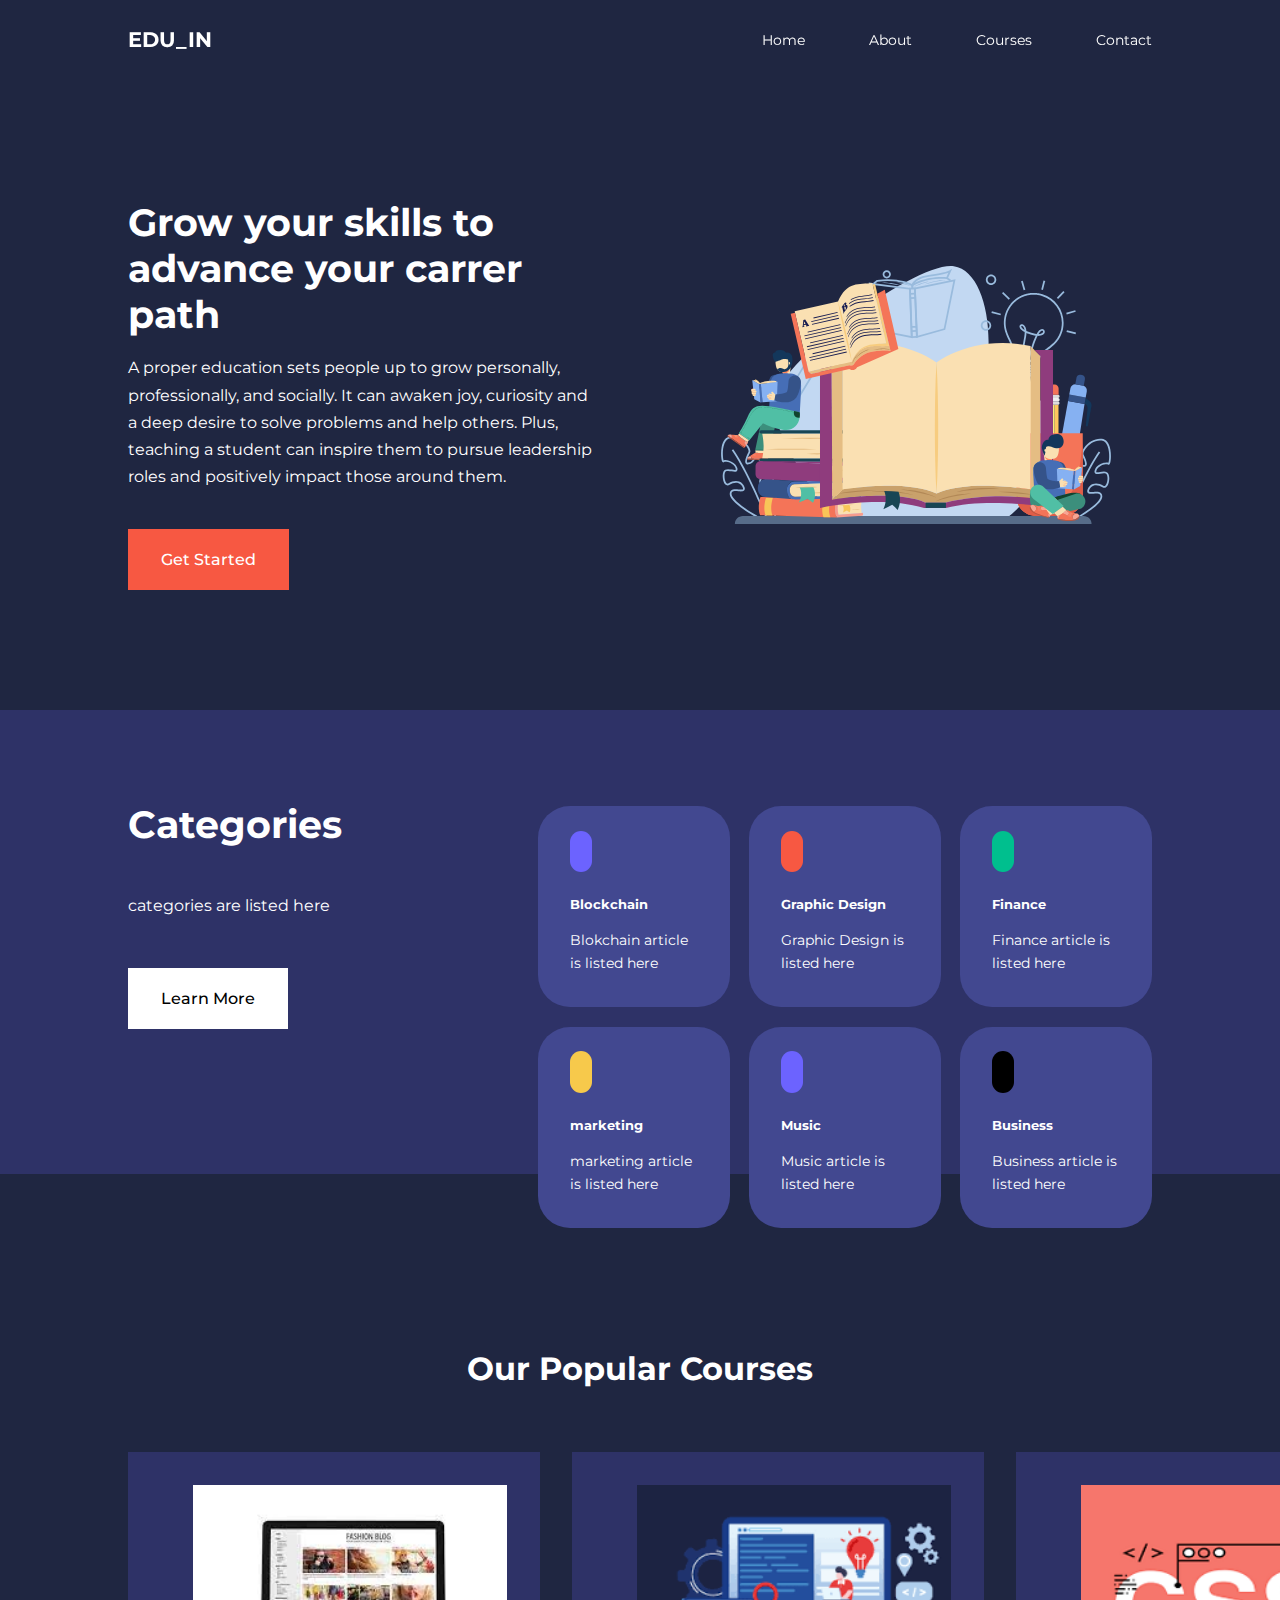
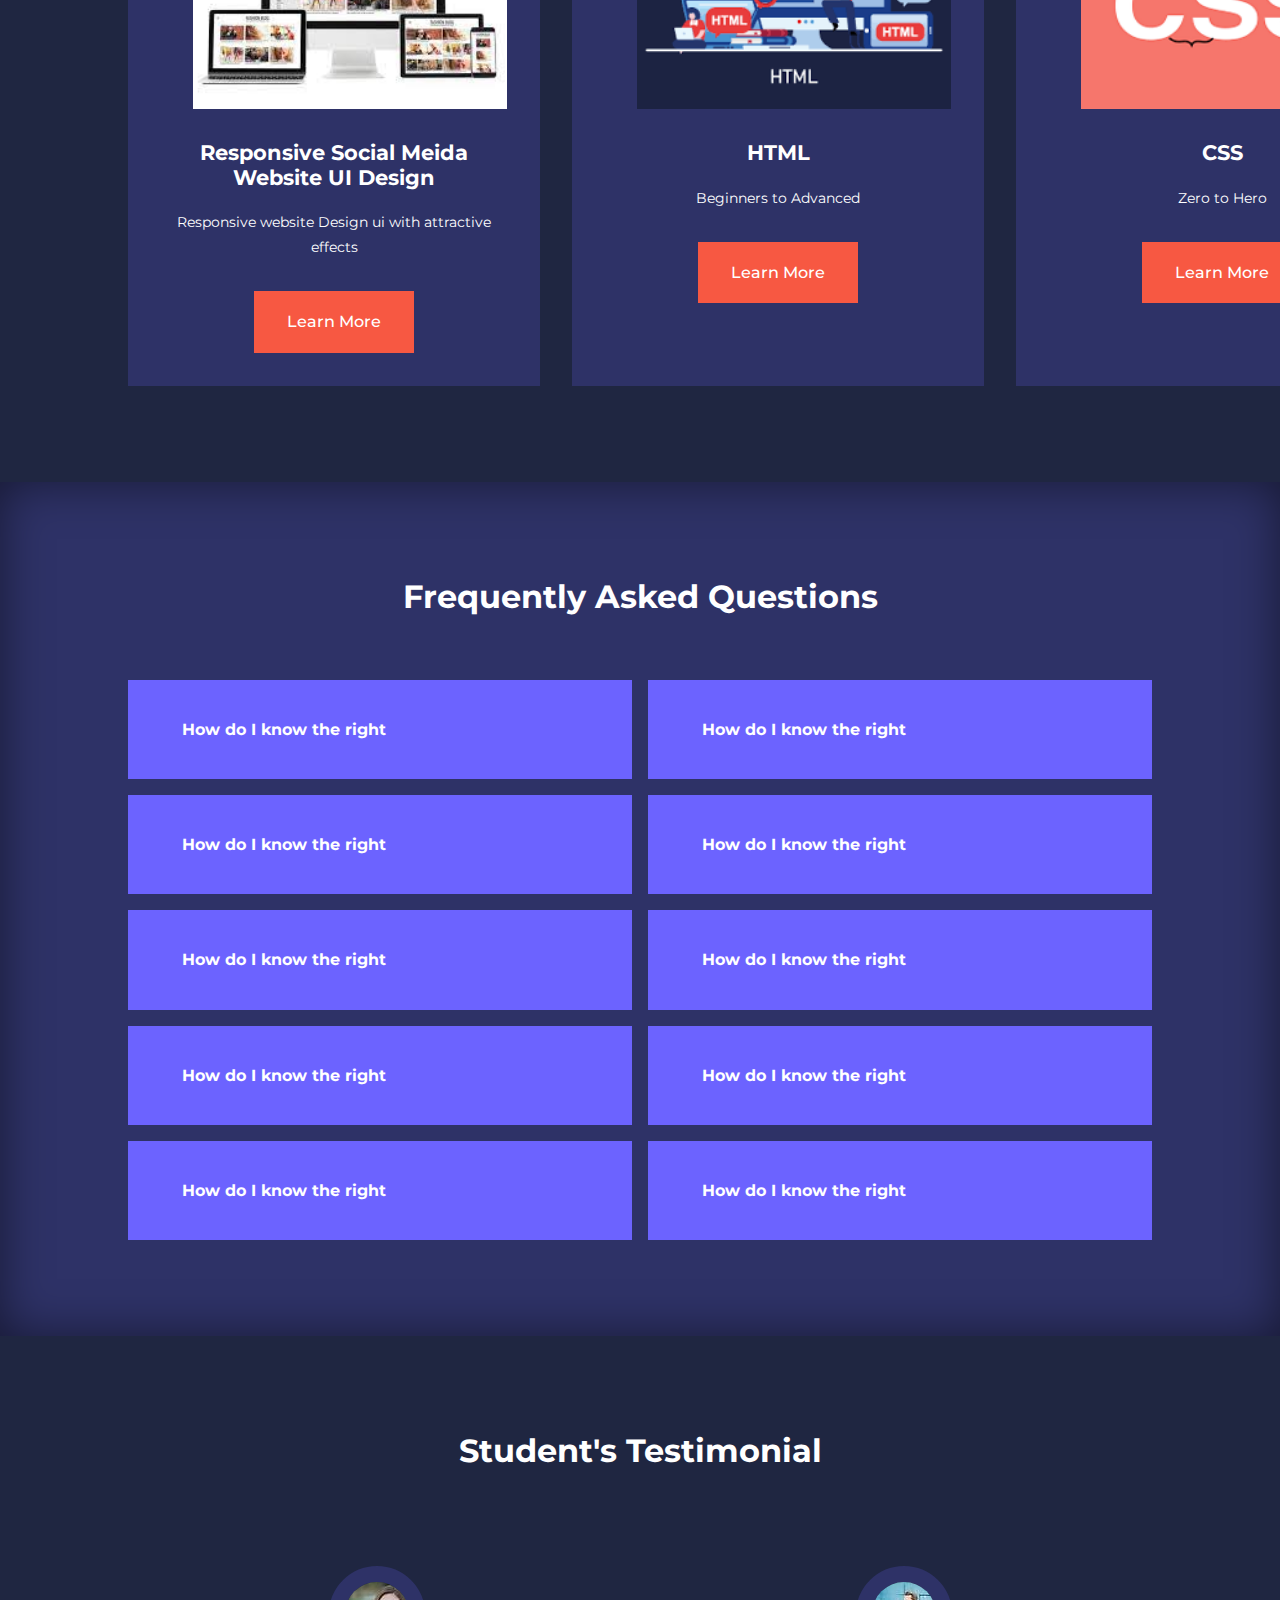
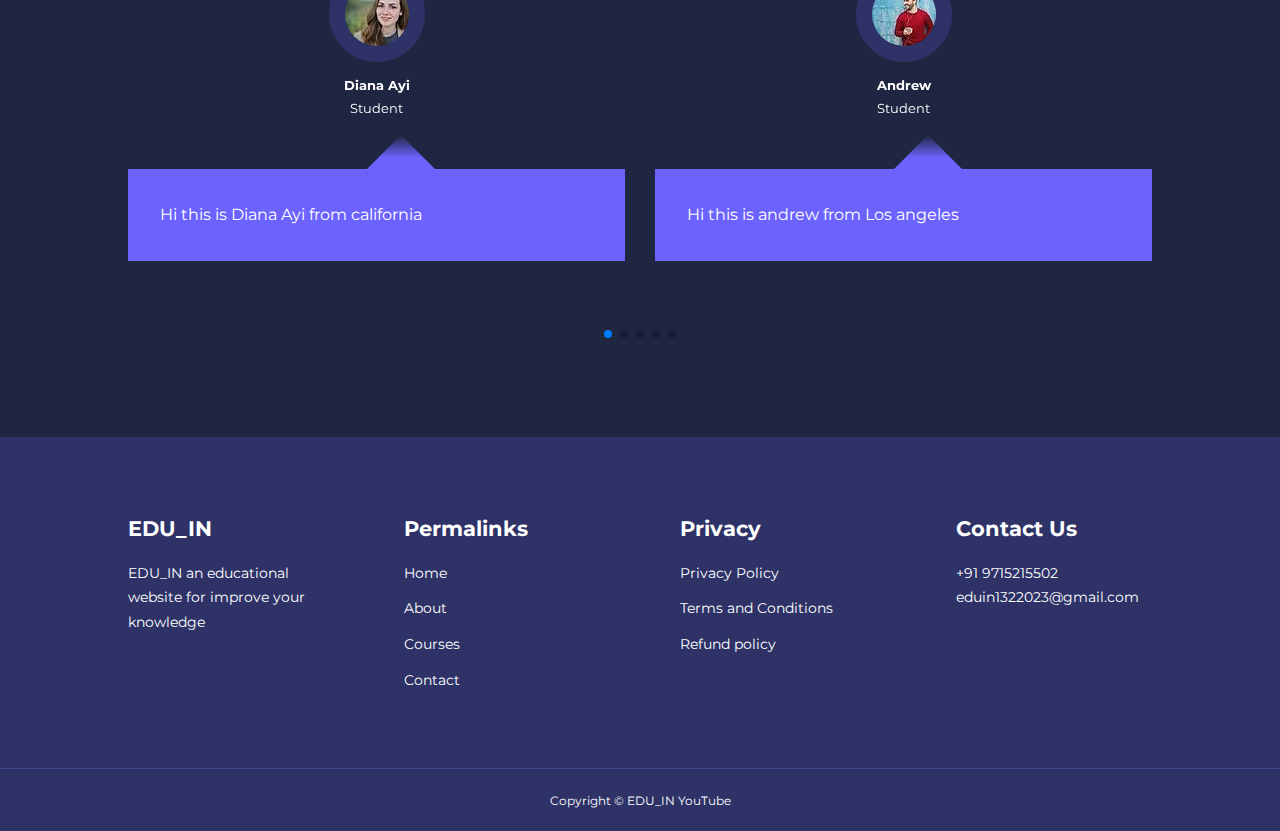
<file: index.html>
<!DOCTYPE html>
<html>
<head>
    <meta charset="UTF-8">
    <meta http-equiv="X-UA-Compatible" content="IE=edge">
    <meta name="viewport" content="width=device-width ,initial-scale=1.0">
    <title>EDU_IN</title>
    <!--ICONSCOUT-->
    <link rel="stylesheet" href="https://unicons.iconscout.com/release/v4.0.0/css/line.css">
    <link rel="stylesheet" href="./css/style.css"> 

    <link rel="preconnect" href="https://fonts.googleapis.com">
    <link rel="preconnect" href="https://fonts.gstatic.com" crossorigin>
    <link href="https://fonts.googleapis.com/css2?family=Montserrat:wght@300;400;500;600;700;800;900&display=swap" rel="stylesheet">

    
<!-- Getting Started With Swiper -->
<link rel="stylesheet" href="https://cdn.jsdelivr.net/npm/swiper@8/swiper-bundle.min.css">

</head>
<body>
    <nav>
        <div class="container nav_container">
            <a href="index.html"><h4>EDU_IN</h4></a>
            <ul class="nav_menu">
                <li><a href="index.html">Home</a></li>
                <li><a href="about.html">About</a></li>
                <li><a href="courses.html">Courses</a></li>
                <li><a href="contact.html">Contact</a></li>
            </ul>
            <button id="open-menu-btn"><i class="uil uil-bars"></i></button>
            <button id="close-menu-btn"><i class="uil uil-multiply"></i></button>
        </div>
    </nav>
    <!-- end of nav-->
    <header>
        <div class="container header_container">
            <div class="header_left">
                <h1>Grow your skills to advance your carrer path</h1> 
                <p>A proper education sets people up to grow personally, professionally, and socially. It can awaken joy, curiosity and a deep desire to solve problems and help others. Plus, teaching a student can inspire them to pursue leadership roles and positively impact those around them.</p>
                <a href="courses.html" class="btn btn-primary">Get Started</a>
            </div>
            
            <div class="header_right">
               <div class="header_right-image">
                    <img src="./images/study-literature.svg">
               </div>
            </div>
        </div>
    </header>
    <!-- END OF HEADER -->

    <section class="categories">
        <div class="container categories_container">
            <div class="categories_left">
                <h1>Categories</h1>
                <p>
                    categories are listed here
                </p>
                <a href="courses.html" class="btn">Learn More</a>
            </div>
            <div class="categories_right">
                 <article class="category">
                    <span class="category_icon">
                        <i class="uil uil-bitcoin"></i>
                    </span>
                    <h5>Blockchain</h5>
                    <p>Blokchain article is listed here</p>
                 </article>

                 <article class="category">
                    <span class="category_icon">
                        <i class="uil uil-palette"></i>
                    </span>
                    <h5>Graphic Design</h5>
                    <p>Graphic Design is listed here</p>
                 </article>

                 <article class="category">
                    <span class="category_icon">
                        <i class="uil uil-dollar-alt"></i>
                    </span>
                    <h5>Finance</h5>
                    <p>Finance article is listed here</p>
                 </article>

                 <article class="category">
                    <span class="category_icon">
                        <i class="uil uil-megaphone"></i>
                    </span>
                    <h5>marketing</h5>
                    <p>marketing article is listed here</p>
                 </article>

                 <article class="category">
                    <span class="category_icon">
                        <i class="uil uil-music"></i>
                    </span>
                    <h5>Music</h5>
                    <p>Music article is listed here</p>
                 </article>

                 <article class="category">
                    <span class="category_icon">
                        <i class="uil uil-money-insert"></i>
                    </span>
                    <h5>Business</h5>
                    <p>Business article is listed here</p>
                 </article>
            </div>
        </div>
    </section>
<!---------------------------- End of categories ------------------------------------------------->

<section class="courses">
    <h2>Our Popular Courses</h2>
    <div class="container courses_container">
        <article class="course">
            <div class="course_image">
                <img src="./images/course1.jpeg">
            </div>
        <div class="course_info">
            <h4>Responsive Social Meida Website UI Design</h4>
            <p>Responsive website Design ui with attractive effects</p>
            <a href="links.html" class="btn btn-primary">Learn More</a>
        </div>
        </article>


        <article class="course">
            <div class="course_image">
                <img src="./images/html.png">
            </div>
        <div class="course_info">
           <h4>HTML</h4>
           <p>Beginners to Advanced</p>
          <a href="links.html" class="btn btn-primary">Learn More</a>
         </div>
        </article>

        <article class="course">
            <div class="course_image">
                <img src="./images/css.png">
             </div>
        <div class="course_info">
            <h4>CSS</h4>
            <p>Zero to Hero</p>
            <a href="links.html" class="btn btn-primary">Learn More</a>
        </div>
        </article>
    </div>
</section>

<!-----------------------------------------FAQ-------------------------------------- -->

<section class="faqs">
    <h2>Frequently Asked Questions</h2>
    <div class="container faqs_container">
        <article class="faq">
            <div class="faq_icon"><i class="uil uil-plus"></i></div>
            <div class="question_answer">
                <h4>How do I know the right</h4>
                <p>This is the most frequently asked question</p>
            </div>
        </article>

        <article class="faq">
            <div class="faq_icon"><i class="uil uil-plus"></i></div>
            <div class="question_answer">
                <h4>How do I know the right</h4>
                <p>This is the most frequently asked question</p>
            </div>
        </article>

        <article class="faq">
            <div class="faq_icon"><i class="uil uil-plus"></i></div>
            <div class="question_answer">
                <h4>How do I know the right</h4>
                <p>This is the most frequently asked question</p>
            </div>
        </article>

        <article class="faq">
            <div class="faq_icon"><i class="uil uil-plus"></i></div>
            <div class="question_answer">
                <h4>How do I know the right</h4>
                <p>This is the most frequently asked question</p>
            </div>
        </article>

        <article class="faq">
            <div class="faq_icon"><i class="uil uil-plus"></i></div>
            <div class="question_answer">
                <h4>How do I know the right</h4>
                <p>This is the most frequently asked question</p>
            </div>
        </article>

        <article class="faq">
            <div class="faq_icon"><i class="uil uil-plus"></i></div>
            <div class="question_answer">
                <h4>How do I know the right</h4>
                <p>This is the most frequently asked question</p>
            </div>
        </article>

        <article class="faq">
            <div class="faq_icon"><i class="uil uil-plus"></i></div>
            <div class="question_answer">
                <h4>How do I know the right</h4>
                <p>This is the most frequently asked question</p>
            </div>
        </article>


        <article class="faq">
            <div class="faq_icon"><i class="uil uil-plus"></i></div>
            <div class="question_answer">
                <h4>How do I know the right</h4>
                <p>This is the most frequently asked question</p>
            </div>
        </article>


        <article class="faq">
            <div class="faq_icon"><i class="uil uil-plus"></i></div>
            <div class="question_answer">
                <h4>How do I know the right</h4>
                <p>This is the most frequently asked question</p>
            </div>
        </article>


        <article class="faq">
            <div class="faq_icon"><i class="uil uil-plus"></i></div>
            <div class="question_answer">
                <h4>How do I know the right</h4>
                <p>This is the most frequently asked question</p>
            </div>
        </article>
    </div>
</section>

<!---------------------------------------------------- Testimonial ----------------------------------------------------- -->
<section class="container testimonials_container mySwiper">
    <h2>Student's Testimonial</h2>
    <div class="swiper-wrapper">
        <article class="testimonial swiper-slide">
            <div class="avatar">
                <img src="./images/diana1.jpg">
            </div>
            <div class="testimonial_info">
                <h5>Diana Ayi</h5>
                <small>Student</small>
            </div>
            <div class="testimonial_body">
                <p>Hi this is Diana Ayi from california</p>
            </div>
        </article>

        <article class="testimonial swiper-slide">
            <div class="avatar">
                <img src="./images/Andrew.jpg">
            </div>
            <div class="testimonial_info">
                <h5>Andrew</h5>
                <small>Student</small>
            </div>
            <div class="testimonial_body">
                <p>Hi this is andrew from Los angeles</p>
            </div>
        </article>

        <article class="testimonial swiper-slide">
            <div class="avatar">
                <img src="./images/Lucas.jpg">
            </div>
            <div class="testimonial_info">
                <h5>Lucas</h5>
                <small>Student</small>
            </div>
            <div class="testimonial_body">
                <p>Hi this is Lucas from florida</p>
            </div>
        </article>

        <article class="testimonial swiper-slide">
            <div class="avatar">
                <img src="./images/wil.jpg">
            </div>
            <div class="testimonial_info">
                <h5>Wil</h5>
                <small>Student</small>
            </div>
            <div class="testimonial_body">
                <p>Hi this is wil from san fransico</p>
            </div>
        </article>

        <article class="testimonial swiper-slide">
            <div class="avatar">
                <img src="./images/Jorago.jpg">
            </div>
            <div class="testimonial_info">
                <h5>Jorago</h5>
                <small>Student</small>
            </div>
            <div class="testimonial_body">
                <p>Hi this is Jorago from california</p>
            </div>
        </article>

        <article class="testimonial swiper-slide">
            <div class="avatar">
                <img src="./images/Lissy.jpg">
            </div>
            <div class="testimonial_info">
                <h5>lissy</h5>
                <small>Student</small>
            </div>
            <div class="testimonial_body">
                <p>Hi this is Lissy from London</p>
            </div>
        </article>
    </div>
        <div class="swiper-pagination"></div>
</section>

<!--------------------------------------------------- Footer ------------------------------------------------------ -->
<footer class="footer">
   <div class="container footer_container">
      <div class="footer_1">
          <a href="index.html" class="footer_logo"><h4>EDU_IN</h4></a>
          <p>EDU_IN an educational website for improve your knowledge</p>
      </div>
       
      <div class="footer_2">
        <h4>Permalinks</h4>
        <ul class="permalinks">
            <li><a href="index.html">Home</a></li>
            <li><a href="about.html">About</a></li>
            <li><a href="courses.html">Courses</a></li>
            <li><a href="contact.html">Contact</a></li>
        </ul>
      </div>
      
      <div class="footer_3">
        <h4>Privacy</h4>
        <ul class="privacy">
            <li><a href="#">Privacy Policy</a></li>
            <li><a href="#">Terms and Conditions</a></li>
            <li><a href="#">Refund policy</a></li>
        </ul>
      </div>

      <div class="footer_4">
        <h4>Contact Us</h4>
        <div>
            <p>+91 9715215502</p>
            <p>eduin1322023@gmail.com</p>
        </div>
        <ul class="footer_socials">
           <li>
            <a href="https://www.facebook.com/"><i class="uil uil-facebook-f"></i></a>
           </li>
           <li>
            <a href="https://www.instagram.com/"><i class="uil uil-instagram-alt"></i></a>
           </li>
           <li>
            <a href="https://twitter.com/"><i class="uil uil-twitter"></i></a>
           </li>
           <li>
            <a href="https://www.linkedin.com/"><i class="uil uil-linkedin-alt"></i></a>
           </li>
        </ul>
      </div>
   </div>
   <div class="footer_copyright">
    <small>Copyright &copy; EDU_IN YouTube</small>
  </div>
</footer>

<script src="https://cdn.jsdelivr.net/npm/swiper@8/swiper-bundle.min.js"></script>
<script src="./main.js"></script>

  <!-- Initialize Swiper -->
  <script>
    var swiper = new Swiper(".mySwiper", {
      slidesPerView: 1,
      spaceBetween: 30,
      pagination: {
        el: ".swiper-pagination",
        clickable: true,
      },
      //when window width >=600px
      breakpoints: {
        600:{
            slidesPerView : 2
        }
      }
    });
  </script>
</body>
</html>
</file>
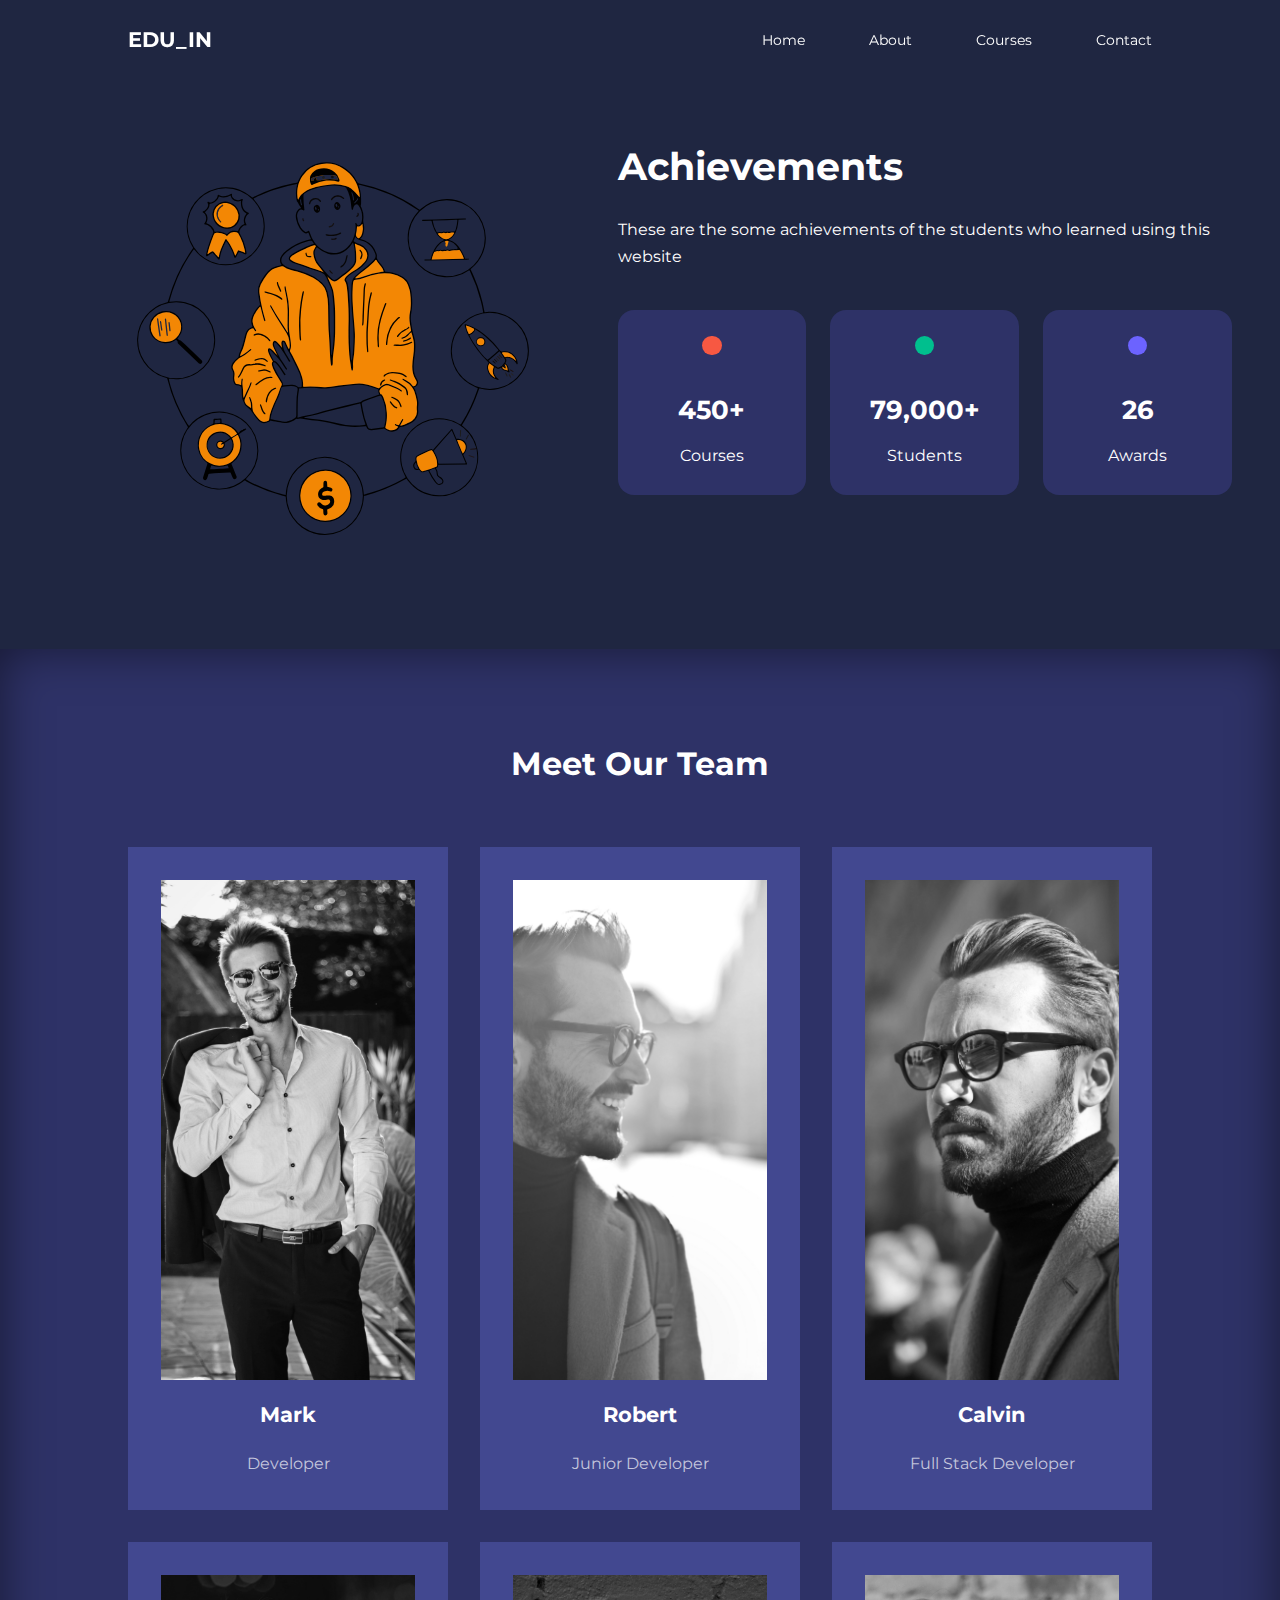
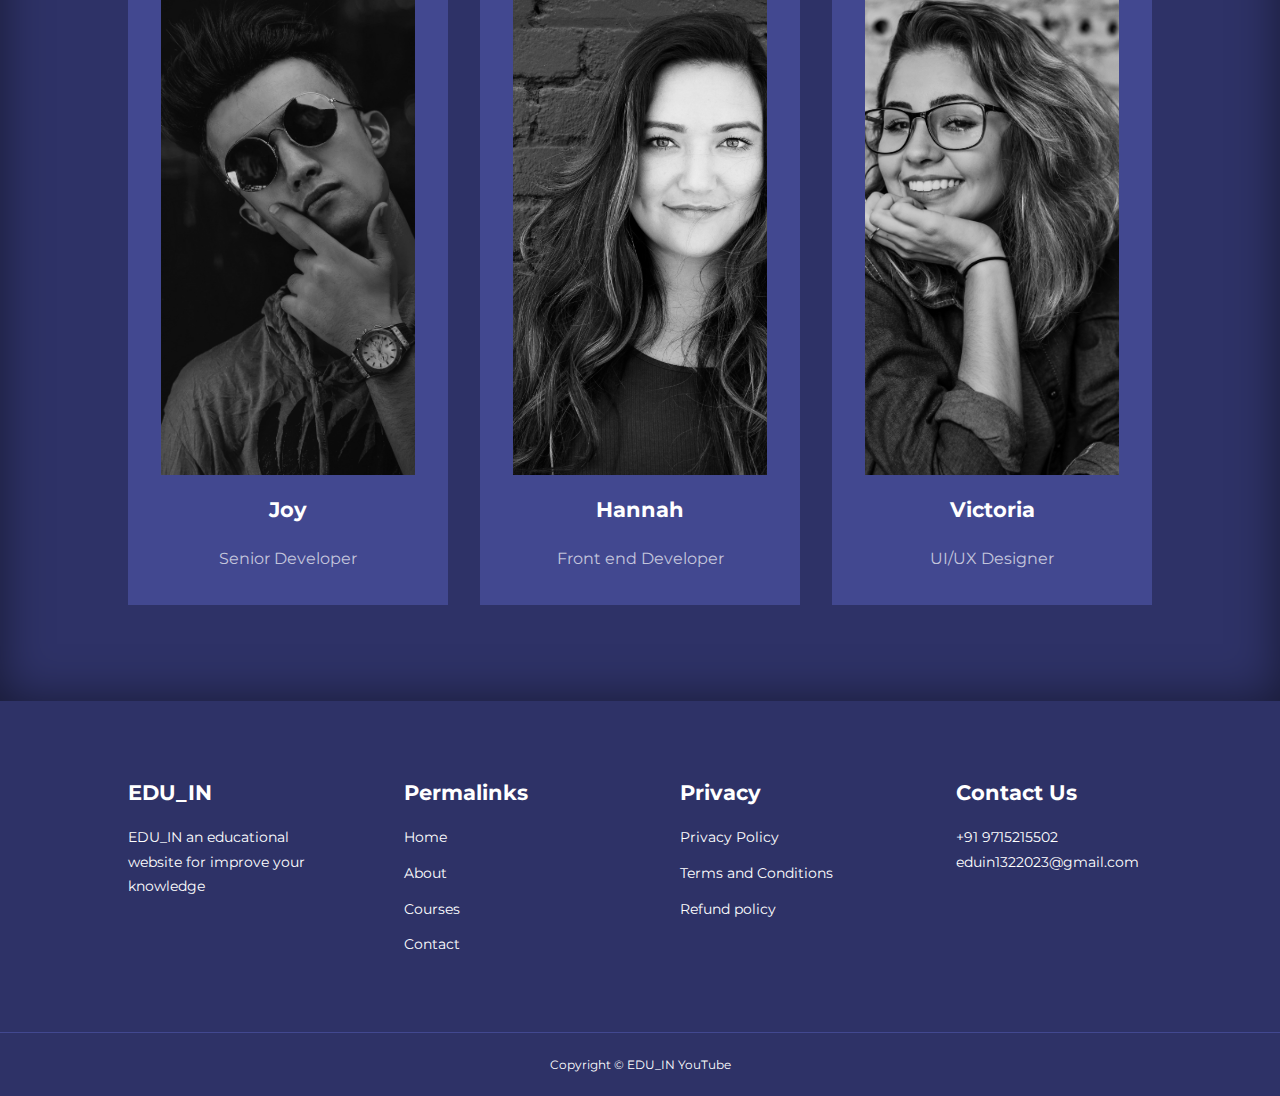
<file: about.html>
<!DOCTYPE html>
<html>
<head>
    <meta charset="UTF-8">
    <meta http-equiv="X-UA-Compatible" content="IE=edge">
    <meta name="viewport" content="width=device-width ,initial-scale=1.0">
    <title>EDU_IN</title>
    <!--ICONSCOUT-->
    <link rel="stylesheet" href="https://unicons.iconscout.com/release/v4.0.0/css/line.css">
    <link rel="stylesheet" href="./css/style.css">
    <link rel="stylesheet" href="./css/about.css">

    <link rel="preconnect" href="https://fonts.googleapis.com">
    <link rel="preconnect" href="https://fonts.gstatic.com" crossorigin>
    <link href="https://fonts.googleapis.com/css2?family=Montserrat:wght@300;400;500;600;700;800;900&display=swap" rel="stylesheet">

</head>
<body>
    <nav>
        <div class="container nav_container">
            <a href="index.html"><h4>EDU_IN</h4></a>
            <ul class="nav_menu">
                <li><a href="index.html">Home</a></li>
                <li><a href="about.html">About</a></li>
                <li><a href="courses.html">Courses</a></li>
                <li><a href="contact.html">Contact</a></li>
            </ul>
            <button id="open-menu-btn"><i class="uil uil-bars"></i></button>
            <button id="close-menu-btn"><i class="uil uil-multiply"></i></button>
        </div>
    </nav>
    <!----------------------------------- end of nav-------------------------------------------->
     <section class="about_achievements">
        <div class="container about_achievements-container">
            <div class="about_achievements-left">
                 <img src="./images/achievements.svg">
            </div>

            <div class="about_achievements-right">
                <h1>Achievements</h1>
                <p>These are the some achievements of the students who learned using this website </p>
                <div class="achievements_cards">
                    <article class="achievement_card">
                        <span class="achievement_icon">
                            <i class="uil uil-video"></i>
                        </span>
                        <h3>450+</h3>
                        <p>Courses</p>
                    </article>

                    <article class="achievement_card">
                        <span class="achievement_icon">
                            <i class="uil uil-users-alt"></i>
                        </span>
                        <h3>79,000+</h3>
                        <p>Students</p>
                    </article>

                    <article class="achievement_card">
                        <span class="achievement_icon">
                            <i class="uil uil-award"></i>
                        </span>
                        <h3>26</h3>
                        <p>Awards</p>
                    </article>
                </div>
            </div>
        </div>
     </section>
     <!--------------------------------------------------- ACHIEVEMENTS ------------------------------------------------------ -->
     <section class="team">
        <h2>Meet Our Team</h2>
        <div class="container team_container">
            <article class="team_member">
                <div class="team_member-image">
                    <img src="./images/mark.jpg">
                </div>
                <div class="team_member-info">
                    <h4>Mark</h4>
                    <p>Developer</p>
                </div>
                <div class="team_member-socials">
                    <a href="https://instagram.com" target="_blank"><i class="uil uil-instagram"></i></a>
                    <a href="https://twitter.com" target="_blank"><i class="uil uil-twitter-alt"></i></a>
                    <a href="https://linkedin.com" target="_blank"><i class="uil uil-linkedin-alt"></i></a>
                </div>
            </article>

            <article class="team_member">
                <div class="team_member-image">
                    <img src="./images/robert.jpg">
                </div>
                <div class="team_member-info">
                    <h4>Robert</h4>
                    <p>Junior Developer</p>
                </div>
                <div class="team_member-socials">
                    <a href="https://instagram.com" target="_blank"><i class="uil uil-instagram"></i></a>
                    <a href="https://twitter.com" target="_blank"><i class="uil uil-twitter-alt"></i></a>
                    <a href="https://linkedin.com" target="_blank"><i class="uil uil-linkedin-alt"></i></a>
                </div>
            </article>

            <article class="team_member">
                <div class="team_member-image">
                    <img src="./images/calvin.jpg">
                </div>
                <div class="team_member-info">
                    <h4>Calvin</h4>
                    <p>Full Stack Developer</p>
                </div>
                <div class="team_member-socials">
                    <a href="https://instagram.com" target="_blank"><i class="uil uil-instagram"></i></a>
                    <a href="https://twitter.com" target="_blank"><i class="uil uil-twitter-alt"></i></a>
                    <a href="https://linkedin.com" target="_blank"><i class="uil uil-linkedin-alt"></i></a>
                </div>
            </article>

            <article class="team_member">
                <div class="team_member-image">
                    <img src="./images/joy.jpg">
                </div>
                <div class="team_member-info">
                    <h4>Joy</h4>
                    <p>Senior Developer</p>
                </div>
                <div class="team_member-socials">
                    <a href="https://instagram.com" target="_blank"><i class="uil uil-instagram"></i></a>
                    <a href="https://twitter.com" target="_blank"><i class="uil uil-twitter-alt"></i></a>
                    <a href="https://linkedin.com" target="_blank"><i class="uil uil-linkedin-alt"></i></a>
                </div>
            </article>

            <article class="team_member">
                <div class="team_member-image">
                    <img src="./images/hannah.jpg">
                </div>
                <div class="team_member-info">
                    <h4>Hannah</h4>
                    <p>Front end Developer</p>
                </div>
                <div class="team_member-socials">
                    <a href="https://instagram.com" target="_blank"><i class="uil uil-instagram"></i></a>
                    <a href="https://twitter.com" target="_blank"><i class="uil uil-twitter-alt"></i></a>
                    <a href="https://linkedin.com" target="_blank"><i class="uil uil-linkedin-alt"></i></a>
                </div>
            </article>

            <article class="team_member">
                <div class="team_member-image">
                    <img src="./images/victoria.jpg">
                </div>
                <div class="team_member-info">
                    <h4>Victoria</h4>
                    <p>UI/UX Designer</p>
                </div>
                <div class="team_member-socials">
                    <a href="https://instagram.com" target="_blank"><i class="uil uil-instagram"></i></a>
                    <a href="https://twitter.com" target="_blank"><i class="uil uil-twitter-alt"></i></a>
                    <a href="https://linkedin.com" target="_blank"><i class="uil uil-linkedin-alt"></i></a>
                </div>
            </article>
        </div>
     </section>


    <!--------------------------------------------------- Footer ------------------------------------------------------ -->
<footer class="footer">
    <div class="container footer_container">
       <div class="footer_1">
           <a href="index.html" class="footer_logo"><h4>EDU_IN</h4></a>
           <p>EDU_IN an educational website for improve your knowledge</p>
       </div>
        
       <div class="footer_2">
         <h4>Permalinks</h4>
         <ul class="permalinks">
             <li><a href="index.html">Home</a></li>
             <li><a href="about.html">About</a></li>
             <li><a href="courses.html">Courses</a></li>
             <li><a href="contact.html">Contact</a></li>
         </ul>
       </div>
       
       <div class="footer_3">
         <h4>Privacy</h4>
         <ul class="privacy">
             <li><a href="#">Privacy Policy</a></li>
             <li><a href="#">Terms and Conditions</a></li>
             <li><a href="#">Refund policy</a></li>
         </ul>
       </div>
 
       <div class="footer_4">
         <h4>Contact Us</h4>
         <div>
             <p>+91 9715215502</p>
             <p>eduin1322023@gmail.com</p>
         </div>
         <ul class="footer_socials">
           <li>
            <a href="https://www.facebook.com/"><i class="uil uil-facebook-f"></i></a>
           </li>
           <li>
            <a href="https://www.instagram.com/"><i class="uil uil-instagram-alt"></i></a>
           </li>
           <li>
            <a href="https://twitter.com/"><i class="uil uil-twitter"></i></a>
           </li>
           <li>
            <a href="https://www.linkedin.com/"><i class="uil uil-linkedin-alt"></i></a>
           </li>
         </ul>
       </div>
    </div>
    <div class="footer_copyright">
     <small>Copyright &copy; EDU_IN YouTube</small>
   </div>
 </footer>
 
 <script src="./main.js"></script>
 </body>
 </html>
</file>
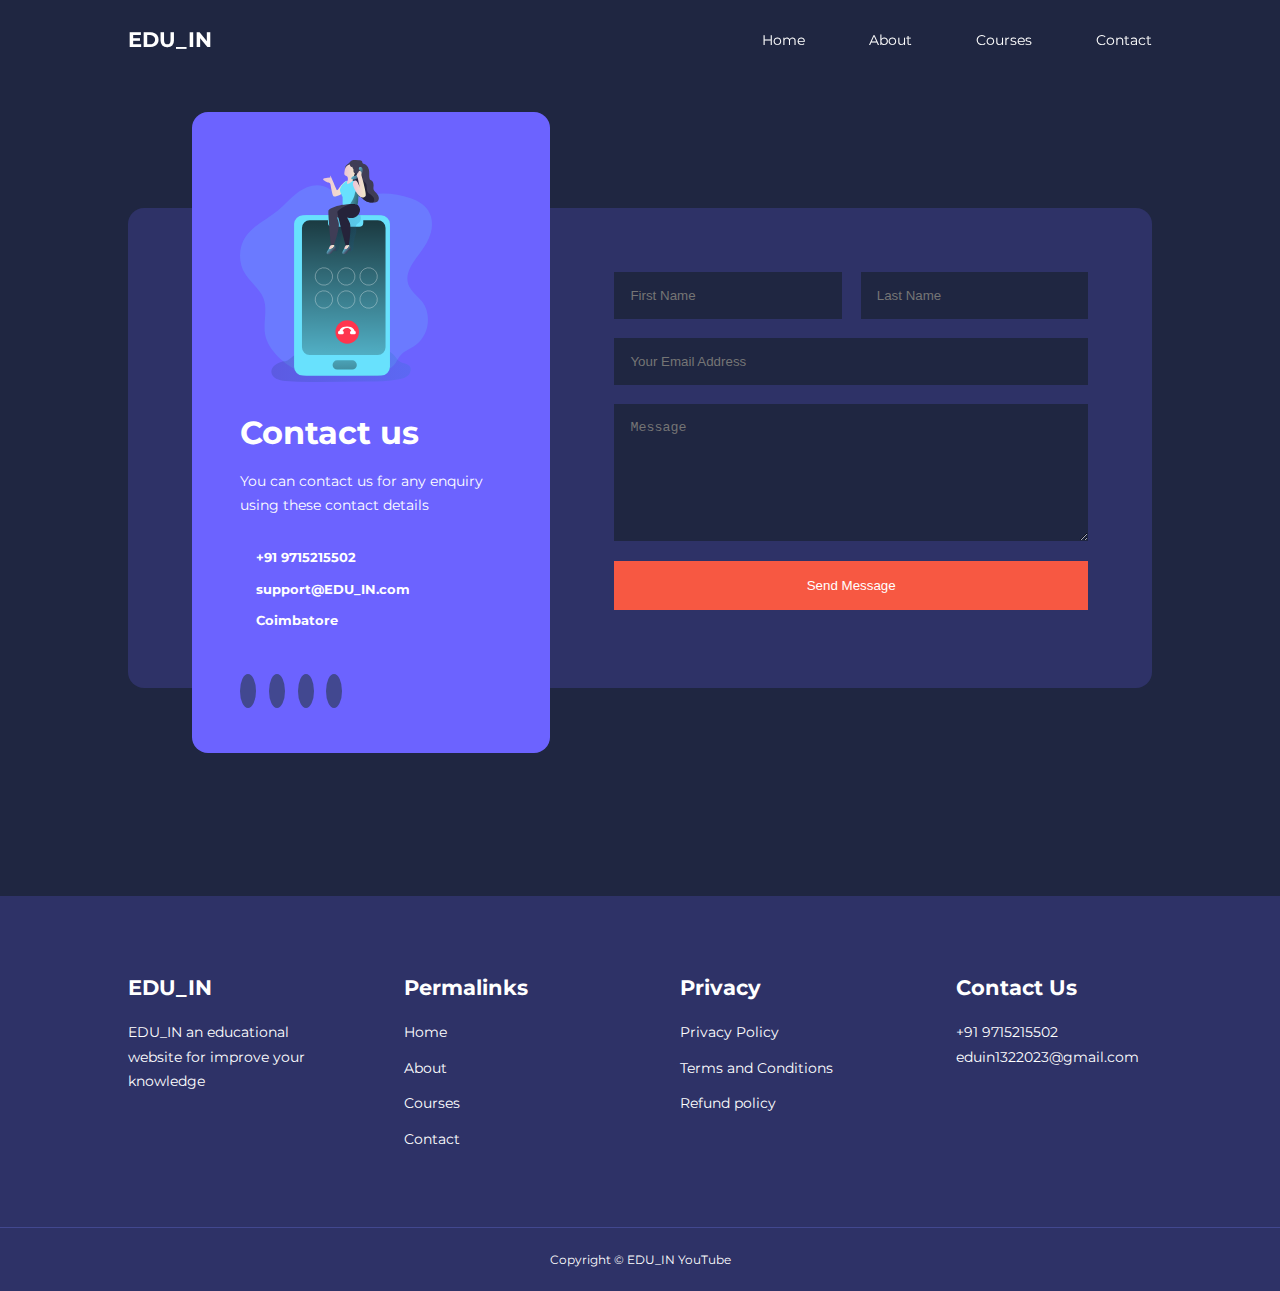
<file: contact.html>
<!DOCTYPE html>
<html>
<head>
    <meta charset="UTF-8">
    <meta http-equiv="X-UA-Compatible" content="IE=edge">
    <meta name="viewport" content="width=device-width ,initial-scale=1.0">
    <title>EDU_IN</title>
    <!--ICONSCOUT-->
    <link rel="stylesheet" href="https://unicons.iconscout.com/release/v4.0.0/css/line.css">
    <link rel="stylesheet" href="./css/style.css">
    <link rel="stylesheet" href="./css/contact.css">

    <link rel="preconnect" href="https://fonts.googleapis.com">
    <link rel="preconnect" href="https://fonts.gstatic.com" crossorigin>
    <link href="https://fonts.googleapis.com/css2?family=Montserrat:wght@300;400;500;600;700;800;900&display=swap" rel="stylesheet">

</head>
<body>
    <nav>
        <div class="container nav_container">
            <a href="index.html"><h4>EDU_IN</h4></a>
            <ul class="nav_menu">
                <li><a href="index.html">Home</a></li>
                <li><a href="about.html">About</a></li>
                <li><a href="courses.html">Courses</a></li>
                <li><a href="contact.html">Contact</a></li>
            </ul>
            <button id="open-menu-btn"><i class="uil uil-bars"></i></button>
            <button id="close-menu-btn"><i class="uil uil-multiply"></i></button>
        </div>
    </nav>
    <!----------------------------------- end of nav-------------------------------------------->
    <section class="contact">
        <div class="container contact_container">
            <aside class="contact_aside">
                <div class="aside_image">
                    <img src="./images/contact.svg">
                </div>
                <h2>Contact us</h2>
                <p>You can contact us for any enquiry using these contact details</p>
                <ul class="contact_details">
                    <li>
                        <i class="uil uil-phone-times"></i>
                        <h5>+91 9715215502</h5>
                    </li>
                    <li>
                        <i class="uil uil-envelope"></i>
                        <h5>support@EDU_IN.com</h5>
                    </li>
                    <li>
                        <i class="uil uil-location-point"></i>
                        <h5>Coimbatore</h5>
                    </li>
                </ul>
                <ul class="contact_socials">
                    <li>
                     <a href="https://facebook.com"><i class="uil uil-facebook-f"></i></a>
                    </li>
                    <li>
                     <a href="https://instagram.com"><i class="uil uil-instagram-alt"></i></a>
                    </li>
                    <li>
                     <a href="https://twitter.com"><i class="uil uil-twitter"></i></a>
                    </li>
                    <li>
                     <a href="https://linkedin.com"><i class="uil uil-linkedin-alt"></i></a>
                    </li>
                 </ul>
            </aside>


            <form action="https://formspree.io/f/xrgvpoqy" method="POST">
                <div class="form_name">
                    <input type="text" name="First Name" placeholder="First Name" required>
                    <input type="text" name="Last Name" placeholder="Last Name" required>
                </div>
                <input type="email" name="Email Address" placeholder="Your Email Address" required>
                <textarea name="Message" rows="7" placeholder="Message" required></textarea>
                <button type="submit" class="btn btn-primary">Send Message</button>
            </form>
        </div>
    </section>

      <!--------------------------------------------------- Footer ------------------------------------------------------ -->
<footer class="footer">
    <div class="container footer_container">
       <div class="footer_1">
           <a href="index.html" class="footer_logo"><h4>EDU_IN</h4></a>
           <p>EDU_IN an educational website for improve your knowledge</p>
       </div>
        
       <div class="footer_2">
         <h4>Permalinks</h4>
         <ul class="permalinks">
             <li><a href="index.html">Home</a></li>
             <li><a href="about.html">About</a></li>
             <li><a href="courses.html">Courses</a></li>
             <li><a href="contact.html">Contact</a></li>
         </ul>
       </div>
       
       <div class="footer_3">
         <h4>Privacy</h4>
         <ul class="privacy">
             <li><a href="#">Privacy Policy</a></li>
             <li><a href="#">Terms and Conditions</a></li>
             <li><a href="#">Refund policy</a></li>
         </ul>
       </div>
 
       <div class="footer_4">
         <h4>Contact Us</h4>
         <div>
             <p>+91 9715215502</p>
             <p>eduin1322023@gmail.com</p>
         </div>
         <ul class="footer_socials">
           <li>
            <a href="https://www.facebook.com/"><i class="uil uil-facebook-f"></i></a>
           </li>
           <li>
            <a href="https://www.instagram.com/"><i class="uil uil-instagram-alt"></i></a>
           </li>
           <li>
            <a href="https://twitter.com/"><i class="uil uil-twitter"></i></a>
           </li>
           <li>
            <a href="https://www.linkedin.com/"><i class="uil uil-linkedin-alt"></i></a>
           </li>
         </ul>
       </div>
    </div>
    <div class="footer_copyright">
     <small>Copyright &copy; EDU_IN YouTube</small>
   </div>
 </footer>
 
 <script src="./main.js"></script>
 </body>
 </html>
</file>
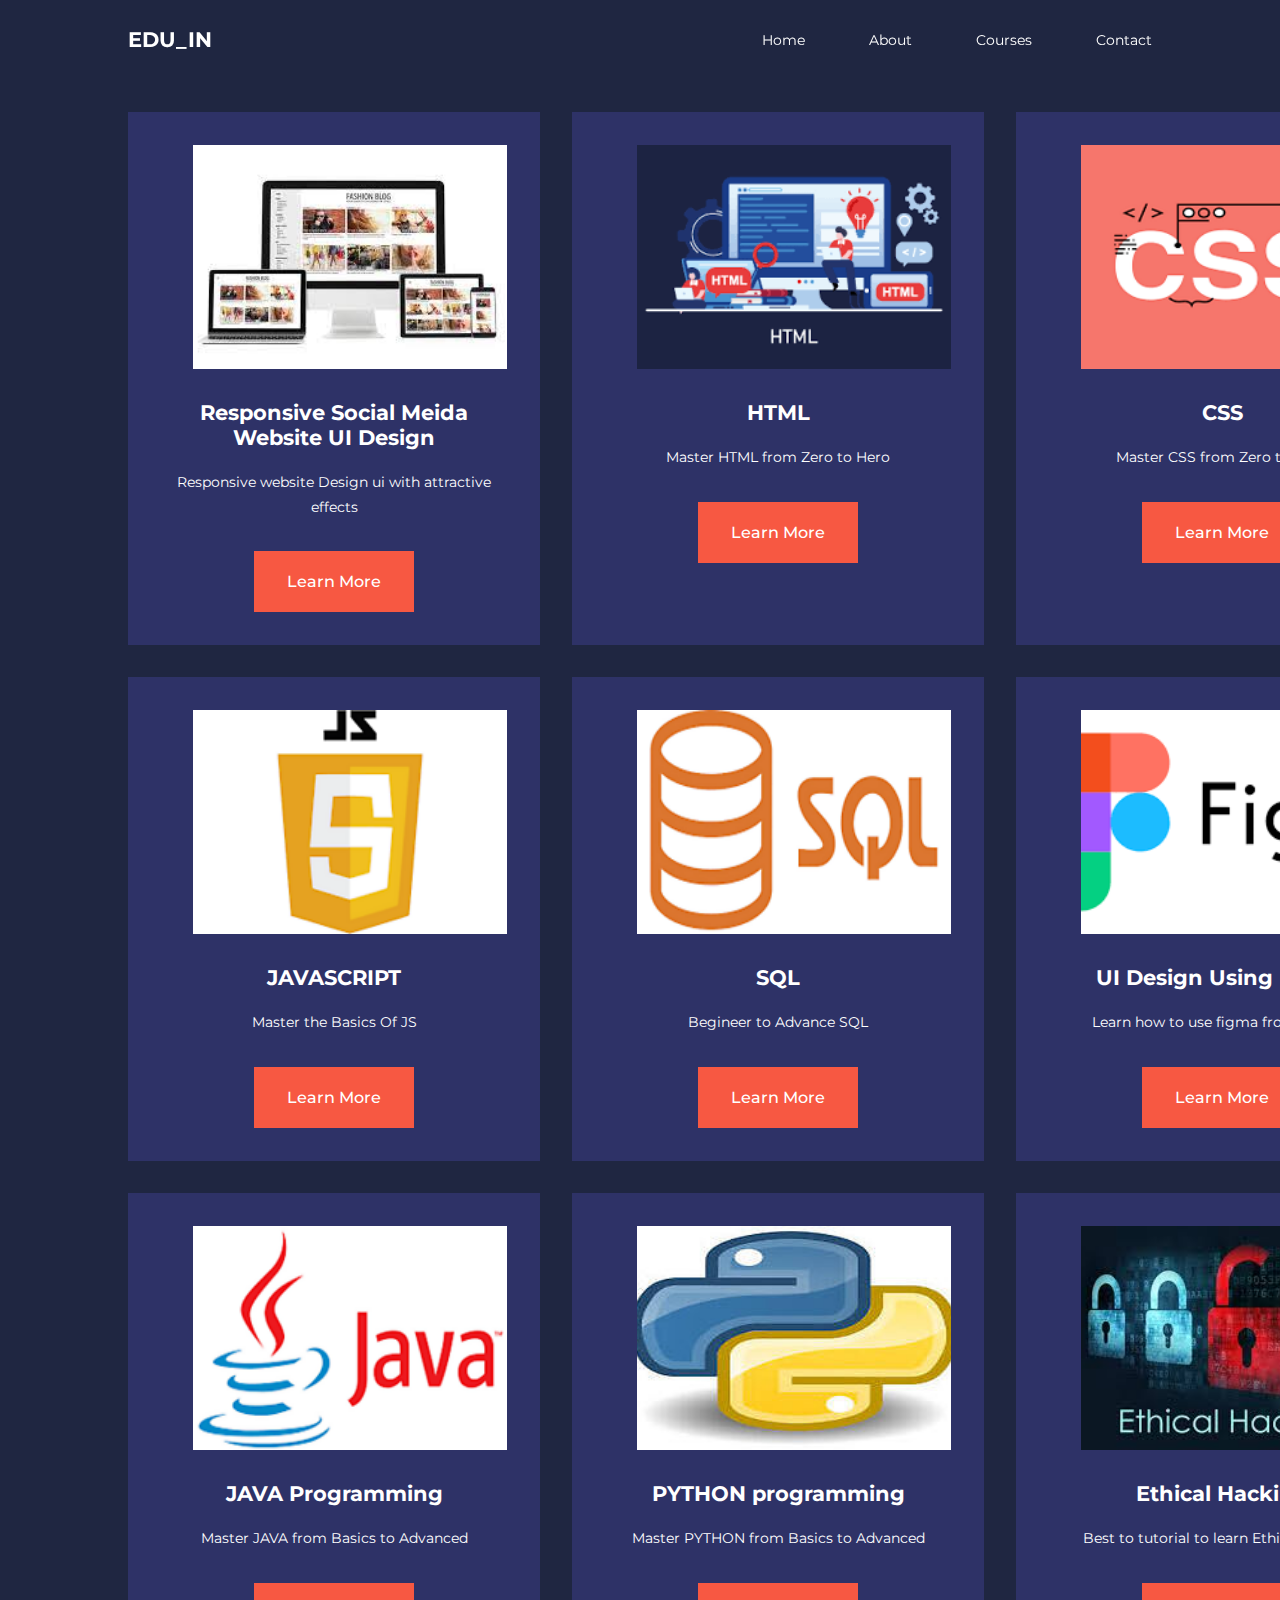
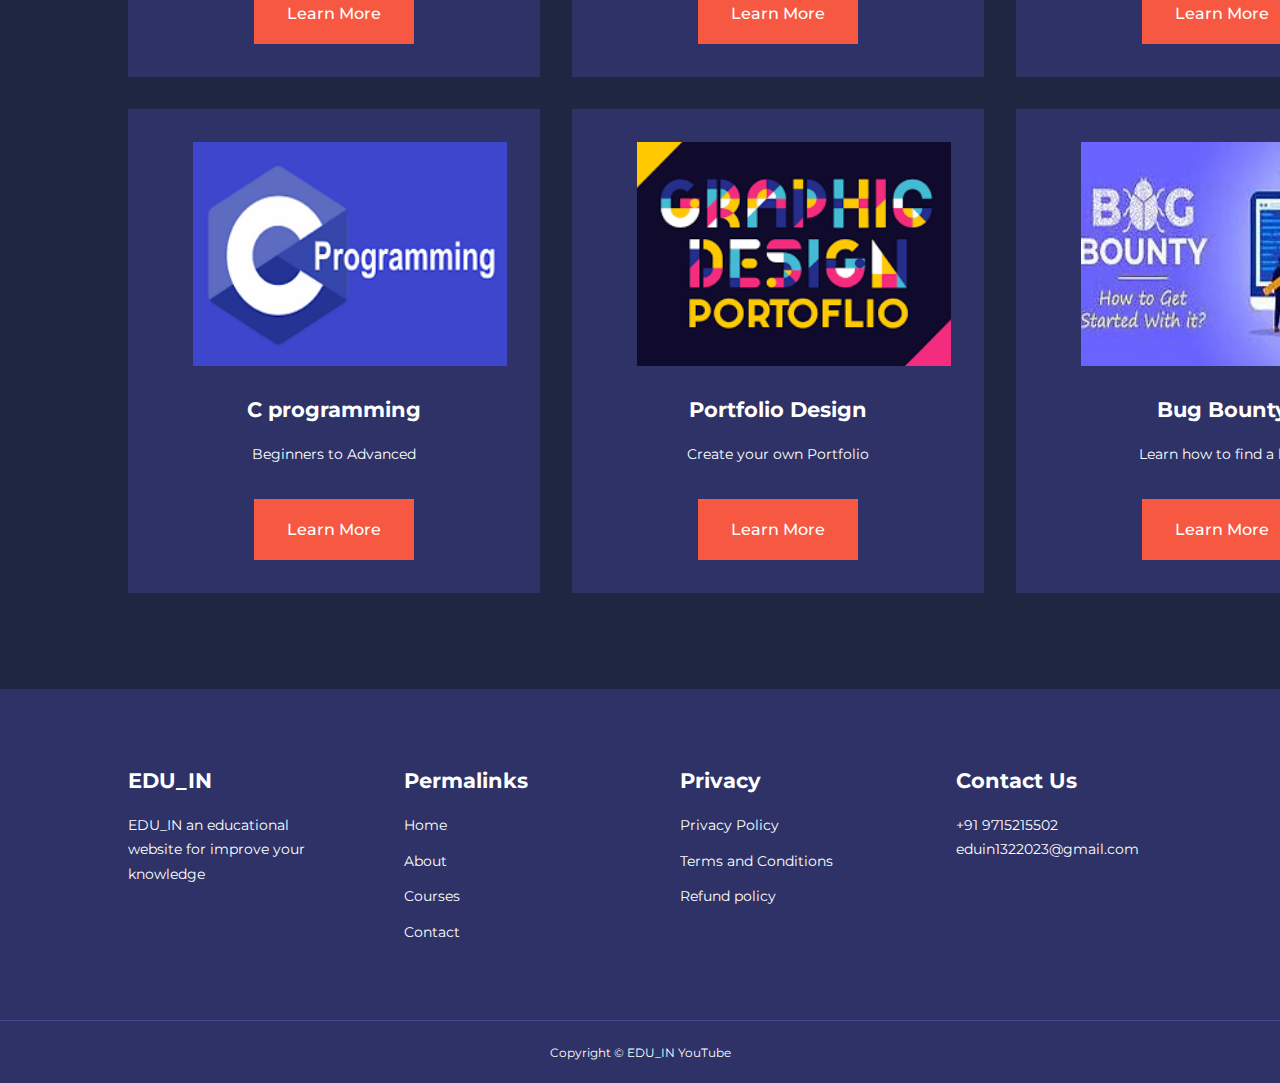
<file: courses.html>
<!DOCTYPE html>
<html>
<head>
    <meta charset="UTF-8">
    <meta http-equiv="X-UA-Compatible" content="IE=edge">
    <meta name="viewport" content="width=device-width ,initial-scale=1.0">
    <title>EDU_IN</title>
    <!--ICONSCOUT-->
    <link rel="stylesheet" href="https://unicons.iconscout.com/release/v4.0.0/css/line.css">
    <link rel="stylesheet" href="./css/style.css">
    <link rel="stylesheet" href="./css/about.css">

    <link rel="preconnect" href="https://fonts.googleapis.com">
    <link rel="preconnect" href="https://fonts.gstatic.com" crossorigin>
    <link href="https://fonts.googleapis.com/css2?family=Montserrat:wght@300;400;500;600;700;800;900&display=swap" rel="stylesheet">
    

</head>
<body>
    <nav>
        <div class="container nav_container">
            <a href="index.html"><h4>EDU_IN</h4></a>
            <ul class="nav_menu">
                <li><a href="index.html">Home</a></li>
                <li><a href="about.html">About</a></li>
                <li><a href="courses.html">Courses</a></li>
                <li><a href="contact.html">Contact</a></li>
            </ul>
            <button id="open-menu-btn"><i class="uil uil-bars"></i></button>
            <button id="close-menu-btn"><i class="uil uil-multiply"></i></button>
        </div>
    </nav>
    <!----------------------------------- end of nav-------------------------------------------->

    <section class="courses" style="margin-top: 1rem;">
        <div class="container courses_container">
            <article class="course">
                <div class="course_image">
                    <img src="./images/course1.jpeg">
                </div>
            <div class="course_info">
                <h4>Responsive Social Meida Website UI Design</h4>
                <p>Responsive website Design ui with attractive effects</p>
                <a href="links.html" class="btn btn-primary">Learn More</a>
            </div>
            </article>
    
    
            <article class="course">
                <div class="course_image">
                    <img src="./images/html.png">
                </div>
            <div class="course_info">
               <h4>HTML</h4>
               <p>Master HTML from Zero to Hero</p>
              <a href="links.html" class="btn btn-primary">Learn More</a>
             </div>
            </article>
    
            <article class="course">
                <div class="course_image">
                    <img src="./images/css.png">
                 </div>
            <div class="course_info">
                <h4>CSS</h4>
                <p>Master CSS from Zero to Hero</p>
                <a href="links.html" class="btn btn-primary">Learn More</a>
            </div>
            </article>

            <article class="course">
                <div class="course_image">
                    <img src="./images/js.png">
                 </div>
            <div class="course_info">
                <h4>JAVASCRIPT</h4>
                <p>Master the Basics Of JS</p>
                <a href="links.html" class="btn btn-primary">Learn More</a>
            </div>
            </article>

            <article class="course">
                <div class="course_image">
                    <img src="./images/sql.png">
                 </div>
            <div class="course_info">
                <h4>SQL</h4>
                <p>Begineer to Advance SQL</p>
                <a href="links.html" class="btn btn-primary">Learn More</a>
            </div>
            </article>

            <article class="course">
                <div class="course_image">
                    <img src="./images/figma.png">
                 </div>
            <div class="course_info">
                <h4>UI Design Using Figma</h4>
                <p>Learn how to use figma from scratch</p>
                <a href="links.html" class="btn btn-primary">Learn More</a>
            </div>
            </article>

            <article class="course">
                <div class="course_image">
                    <img src="./images/java.png">
                 </div>
            <div class="course_info">
                <h4>JAVA Programming</h4>
                <p>Master JAVA from Basics to Advanced</p>
                <a href="links.html" class="btn btn-primary">Learn More</a>
            </div>
            </article>

            <article class="course">
                <div class="course_image">
                    <img src="./images/python.jpg">
                 </div>
            <div class="course_info">
                <h4>PYTHON programming</h4>
                <p>Master PYTHON from Basics to Advanced</p>
                <a href="links.html" class="btn btn-primary">Learn More</a>
            </div>
            </article>

            <article class="course">
                <div class="course_image">
                    <img src="./images/ethical hacking.jpeg">
                 </div>
            <div class="course_info">
                <h4>Ethical Hacking</h4>
                <p>Best to tutorial to learn Ethical Hacking</p>
                <a href="links.html" class="btn btn-primary">Learn More</a>
            </div>
            </article>

            <article class="course">
                <div class="course_image">
                    <img src="./images/c program.png">
                 </div>
            <div class="course_info">
                <h4>C programming</h4>
                <p>Beginners to Advanced</p>
                <a href="links.html" class="btn btn-primary">Learn More</a>
            </div>
            </article>

            <article class="course">
                <div class="course_image">
                    <img src="./images/portfolioo.png">
                 </div>
            <div class="course_info">
                <h4>Portfolio Design</h4>
                <p>Create your own Portfolio</p>
                <a href="links.html" class="btn btn-primary">Learn More</a>
            </div>
            </article>

            <article class="course">
                <div class="course_image">
                    <img src="./images/bug bounty.jpg">
                 </div>
            <div class="course_info">
                <h4>Bug Bounty</h4>
                <p>Learn how to find a bug</p>
                <a href="links.html" class="btn btn-primary">Learn More</a>
            </div>
            </article>
        </div>
    </section>

     <!--------------------------------------------------- Footer ------------------------------------------------------ -->
<footer class="footer">
    <div class="container footer_container">
       <div class="footer_1">
           <a href="index.html" class="footer_logo"><h4>EDU_IN</h4></a>
           <p>EDU_IN an educational website for improve your knowledge</p>
       </div>
        
       <div class="footer_2">
         <h4>Permalinks</h4>
         <ul class="permalinks">
             <li><a href="index.html">Home</a></li>
             <li><a href="about.html">About</a></li>
             <li><a href="courses.html">Courses</a></li>
             <li><a href="contact.html">Contact</a></li>
         </ul>
       </div>
       
       <div class="footer_3">
         <h4>Privacy</h4>
         <ul class="privacy">
             <li><a href="#">Privacy Policy</a></li>
             <li><a href="#">Terms and Conditions</a></li>
             <li><a href="#">Refund policy</a></li>
         </ul>
       </div>
 
       <div class="footer_4">
         <h4>Contact Us</h4>
         <div>
             <p>+91 9715215502</p>
             <p>eduin1322023@gmail.com</p>
         </div>
         <ul class="footer_socials">
           <li>
            <a href="https://www.facebook.com/"><i class="uil uil-facebook-f"></i></a>
           </li>
           <li>
            <a href="https://www.instagram.com/"><i class="uil uil-instagram-alt"></i></a>
           </li>
           <li>
            <a href="https://twitter.com/"><i class="uil uil-twitter"></i></a>
           </li>
           <li>
            <a href="https://www.linkedin.com/"><i class="uil uil-linkedin-alt"></i></a>
           </li>
         </ul>
       </div>
    </div>
    <div class="footer_copyright">
     <small>Copyright &copy; EDU_IN YouTube</small>
   </div>
 </footer>
 
 <script src="./main.js"></script>
 </body>
 </html>
</file>
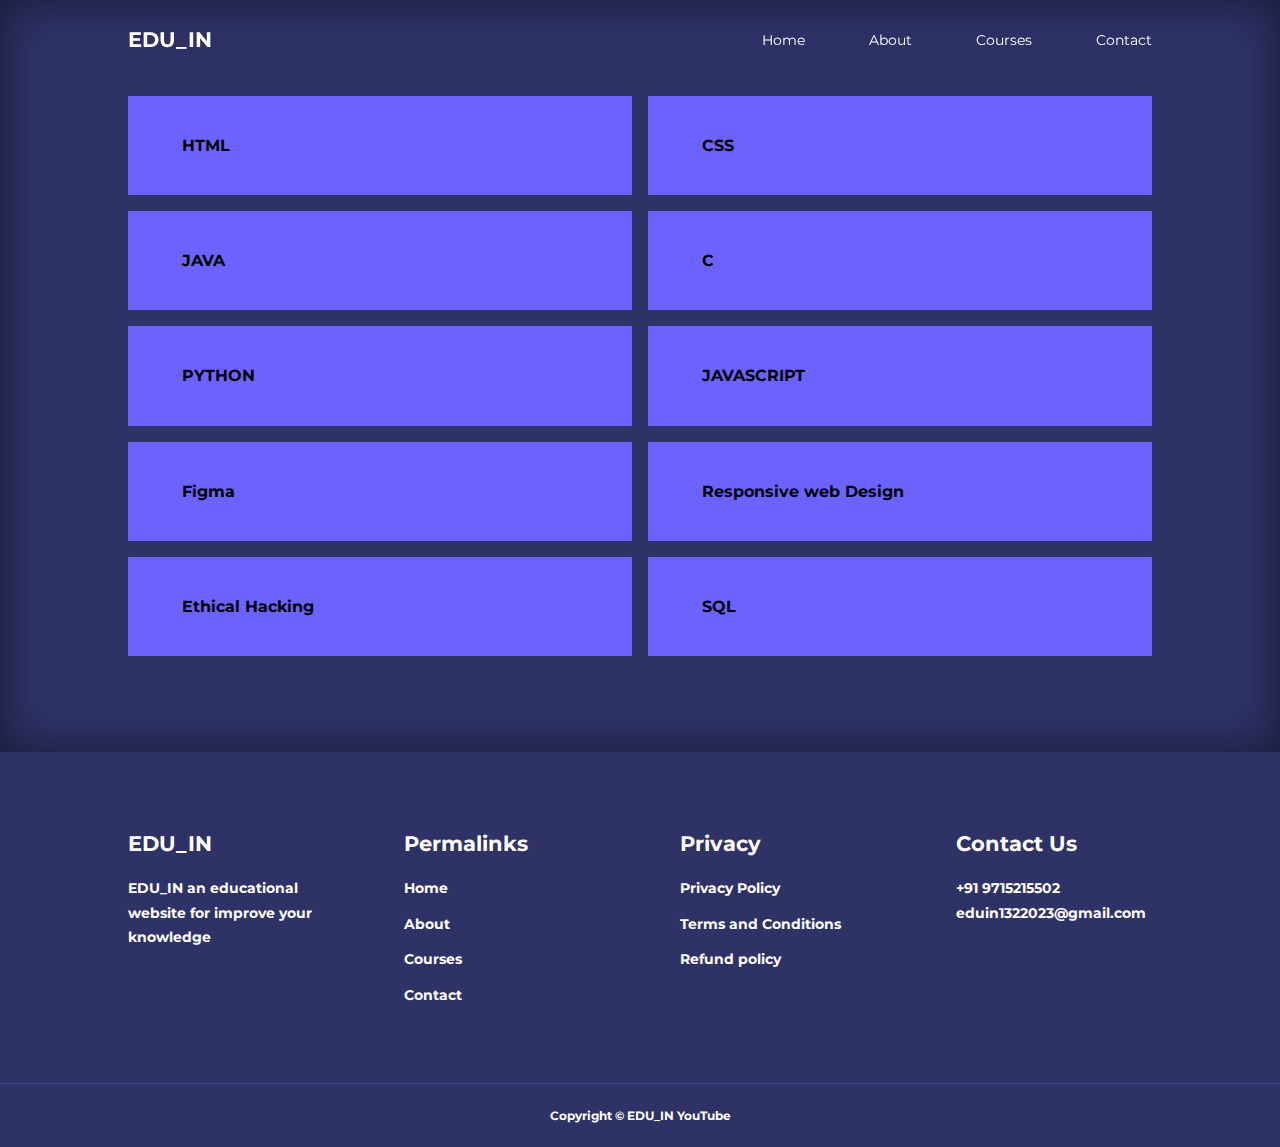
<file: links.html>
<!DOCTYPE html>
<html>
<head>
    <meta charset="UTF-8">
    <meta http-equiv="X-UA-Compatible" content="IE=edge">
    <meta name="viewport" content="width=device-width ,initial-scale=1.0">
    <title>EDU_IN</title>
    <!--ICONSCOUT-->
    <link rel="stylesheet" href="https://unicons.iconscout.com/release/v4.0.0/css/line.css">
    <link rel="stylesheet" href="./css/style.css">
    <link rel="stylesheet" href="./css/contact.css">
    <link rel="stylesheet" href="./css/links.css">

    <link rel="preconnect" href="https://fonts.googleapis.com">
    <link rel="preconnect" href="https://fonts.gstatic.com" crossorigin>
    <link href="https://fonts.googleapis.com/css2?family=Montserrat:wght@300;400;500;600;700;800;900&display=swap" rel="stylesheet">

</head>

<body>
    <nav>
        <div class="container nav_container">
            <a href="index.html"><h4>EDU_IN</h4></a>
            <ul class="nav_menu">
                <li><a href="index.html">Home</a></li>
                <li><a href="about.html">About</a></li>
                <li><a href="courses.html">Courses</a></li>
                <li><a href="contact.html">Contact</a></li>
            </ul>
            <button id="open-menu-btn"><i class="uil uil-bars"></i></button>
            <button id="close-menu-btn"><i class="uil uil-multiply"></i></button>
        </div>
    </nav>
    <!----------------------------------- end of nav-------------------------------------------->
    
        <section class="links">
            <div class="container links_container">
                <article class="link">
                    <div class="link_icon"><i class="uil uil-plus"></i></div>
                    <div class="websites">
                        <h4 style="color: black;">HTML</h4>
                        <a href="https://www.w3schools.com/html/"><b>w3schools</b></a>
                        <a href="https://www.freecodecamp.org/news/html-crash-course/"><b>FreeCodeCamp</b></a>
                    </div>
                </article>
        
                <article class="link">
                    <div class="link_icon"><i class="uil uil-plus"></i></div>
                    <div class="websites">
                        <h4 style="color: black;">CSS</h4>
                        <a href="https://www.w3schools.com/css/default.asp"><b>w3schools</b></a>
                        <a href="https://www.freecodecamp.org/news/learn-css-in-11-hours/"><b>FreeCodeCamp</b></a>
                    </div>
                </article>
        
                <article class="link">
                    <div class="link_icon"><i class="uil uil-plus"></i></div>
                    <div class="websites">
                        <h4 style="color: black;">JAVA</h4>
                        <a href="https://www.w3schools.com/java/default.asp"><b>w3schools</b></a>
                        <a href="https://www.javatpoint.com/java-tutorial"><b>JavaTPoint</b></a>
                    </div>
                </article>
        
                <article class="link">
                    <div class="link_icon"><i class="uil uil-plus"></i></div>
                    <div class="websites">
                        <h4 style="color: black;">C</h4>
                        <a href="https://www.w3schools.com/c/index.php"><b>w3schools</b></a>
                        <a href="https://www.javatpoint.com/c-programming-language-tutorial"><b>JavaTPoint</b></a>
                    </div>
                </article>
        
                <article class="link">
                    <div class="link_icon"><i class="uil uil-plus"></i></div>
                    <div class="websites">
                        <h4 style="color: black;">PYTHON</h4>
                        <a href="https://www.w3schools.com/python/default.asp"><b>w3schools</b></a>
                        <a href="https://www.geeksforgeeks.org/python-programming-language/"><b>GeeksForGeeks</b></a>
                    </div>
                </article>
        
                <article class="link">
                    <div class="link_icon"><i class="uil uil-plus"></i></div>
                    <div class="websites">
                        <h4 style="color: black;">JAVASCRIPT</h4>
                        <a href="https://www.w3schools.com/js/"><b>w3schools</b></a>
                        <a href="https://www.javatpoint.com/javascript-tutorial"><b>JavaTPoint</b></a>
                    </div>
                </article>
        
                <article class="link">
                    <div class="link_icon"><i class="uil uil-plus"></i></div>
                    <div class="websites">
                        <h4 style="color: black;">Figma</h4>
                        <a href="https://www.udemy.com/course/learn-figma-ui-ux-design-project/"><b>udemy</b></a>
                        <a href="https://www.figma.com/resources/learn-design/lessons/"><b>Figma</b></a>
                    </div>
                </article>
        
        
                <article class="link">
                    <div class="link_icon"><i class="uil uil-plus"></i></div>
                    <div class="websites">
                        <h4 style="color: black;">Responsive web Design</h4>
                        <a href="https://www.w3schools.com/html/html_responsive.asp"><b>w3schools</b></a>
                        <a href="https://www.freecodecamp.org/learn/2022/responsive-web-design/"><b>FreeCodeCamp</b></a>
                    </div>
                </article>
        
        
                <article class="link">
                    <div class="link_icon"><i class="uil uil-plus"></i></div>
                    <div class="websites">
                        <h4 style="color: black;">Ethical Hacking</h4>
                        <a href="https://www.mygreatlearning.com/academy/learn-for-free/courses/introduction-to-ethical-hacking"><b>GreatLearning</b></a>
                        <a href="https://www.udemy.com/topic/ethical-hacking/free/"><b>Udemy</a>
                    </div>
                </article>
        
        
                <article class="link">
                    <div class="link_icon"><i class="uil uil-plus"></i></div>
                    <div class="websites">
                        <h4 style="color: black;">SQL</h4>
                        <a href="https://www.w3schools.com/sql/default.asp"><b>w3schools</b></a>
                        <a href="https://www.javatpoint.com/sql-tutorial"><b>JavaTPoint</b></a>
                    </div>
                </article>

               
            </div>
        </section>


    
</body>
<!--------------------------------------------------- Footer ------------------------------------------------------ -->
<footer class="footer">
    <div class="container footer_container">
       <div class="footer_1">
           <a href="index.html" class="footer_logo"><h4>EDU_IN</h4></a>
           <p>EDU_IN an educational website for improve your knowledge</p>
       </div>
        
       <div class="footer_2">
         <h4>Permalinks</h4>
         <ul class="permalinks">
             <li><a href="index.html">Home</a></li>
             <li><a href="about.html">About</a></li>
             <li><a href="courses.html">Courses</a></li>
             <li><a href="contact.html">Contact</a></li>
         </ul>
       </div>
       
       <div class="footer_3">
         <h4>Privacy</h4>
         <ul class="privacy">
             <li><a href="#">Privacy Policy</a></li>
             <li><a href="#">Terms and Conditions</a></li>
             <li><a href="#">Refund policy</a></li>
         </ul>
       </div>
 
       <div class="footer_4">
         <h4>Contact Us</h4>
         <div>
             <p>+91 9715215502</p>
             <p>eduin1322023@gmail.com</p>
         </div>
         <ul class="footer_socials">
           <li>
            <a href="https://www.facebook.com/"><i class="uil uil-facebook-f"></i></a>
           </li>
           <li>
            <a href="https://www.instagram.com/"><i class="uil uil-instagram-alt"></i></a>
           </li>
           <li>
            <a href="https://twitter.com/"><i class="uil uil-twitter"></i></a>
           </li>
           <li>
            <a href="https://www.linkedin.com/"><i class="uil uil-linkedin-alt"></i></a>
           </li>
         </ul>
       </div>
    </div>
    <div class="footer_copyright">
     <small>Copyright &copy; EDU_IN YouTube</small>
   </div>
 </footer>
 
 <script src="./main.js"></script>
 </body>
 </html>
</file>
<file: css/style.css>
* {
    margin: 0;
    padding: 0;
    border: 0;
    outline: 0;
    text-decoration: none;
    list-style: none;
    box-sizing: border-box;
}

:root{
    --color-primary:#6c63ff;
    --color-success:#00bf8e;
    --color-warning:#f7c94b;
    --color-danger:#f75842;
    --color-danger-variant:rgba(247,88,66,0.4);
    --color-white:#fff;
    --color-light:rgba(255,255,255,0.7);
    --color-black:#000;
    --color-bg:#1f2641;
    --color-bg1:#2e3267;
    --color-bg2:#424890;

    --container-width-lg:80%;
    --container-width-md:90%;
    --container-width-sm:94%;

    --transition:all 400ms ease;

}

body {
    font-family: 'Montserrat', sans-serif;
    line-height: 1.7;
    color: var(--color-white);
    background: var(--color-bg);
}

.container {
    width: var(--container-width-lg);
    margin: 0 auto;
}

section{
    padding: 6rem 0;
}

section h2 {
    text-align: center;
    margin-bottom: 4rem;
}

h1,
h2,
h3,
h4,
h5{
    line-height: 1.2;
}

h1{
    font-size: 2.4rem;
}

h2{
    font-size: 2rem;
}

h3{
    font-size: 1.6rem;
}

h4{
    font-size: 1.3rem;
}

a{
    color: var(--color-white);
}

img{
    width: 100%;
    display: block;
    object-fit: cover;
}

.btn{
    display: inline-block;
    background:var(--color-white);
    color:var(--color-black);
    padding: 1rem 2rem;
    border: 1px solid transparent;
    font-weight: 500;
    transition: var(--transition);
}

.btn:hover {
    background: transparent;
    color: var(--color-white);
    border-color: var(--color-white);

}

.btn-primary {
    background: var(--color-danger);
    color: var(--color-white);

}

/*********************************** NAV BAR *************************************************/

nav{
    background:transparent;
    width: 100vw;
    height: 5rem;
    position: fixed;
    top: 0;
    z-index: 11;
}

/* change navbar styles using js */
.window-scroll{
    background: var(--color-primary);
    box-shadow: 0 1rem 2rem rgba(0,0,0,0.2);
}

 
.nav_container{
    height: 100%;
    display: flex;
    justify-content: space-between;
    align-items: center;
}

nav button{
    display: none;
}

.nav_menu{
    display: flex;
    align-items: center;
    gap: 4rem;
}

.nav_menu a{
    font-size: 0.9rem;
    transition: var(--transition);
}

.nav_menu a:hover {
    color: var(--color-bg2);
}

/************************************* HEADER ****************************************************************/

header {
    position: relative;
    top: 5rem;
    overflow: hidden;
    height: 70vh;
    margin-bottom: 5rem;
}

.header_container {
    display: grid;
    grid-template-columns: 1fr 1fr;
    align-items: center;
    gap: 5rem;
    height: 100%;
}

.header_left p{
    margin: 1rem 0 2.4rem;
}


/* ----------------------------- categories --------------------------- */

.categories{
    background: var(--color-bg1);
    height: 29rem;
}

.categories h1{
    line-height: 1;
    margin-bottom: 3rem;
}

.categories_container{
    display: grid;
    grid-template-columns: 40% 60%;
}

.categories_left{
    margin-right: 4rem;
}

.categories_left p{
    margin: 1rem 0 3rem;
}

.categories_right{
    display: grid;
    grid-template-columns: repeat(3,1fr);
    gap: 1.2rem;
}

.category{
    background: var(--color-bg2);
    padding: 2rem;
    border-radius: 2rem;
    transition: var(--transition);
}

.category:hover{
    box-shadow: 0 3rem 3rem rgba(0,0,0,0.3);
    z-index: 1;
}

.category_icon{
    background: var(--color-primary);
    padding: 0.7rem;
    border-radius: 0.9rem;
}

.category:nth-child(2) .category_icon{
    background: var(--color-danger);
}

.category:nth-child(3) .category_icon{
    background: var(--color-success);
}

.category:nth-child(4) .category_icon{
    background: var(--color-warning);
}


.category:nth-child(6) .category_icon{
    background: var(--color-black);
}

.category h5{
    margin: 2rem 0 1rem;
}

.category p{
    font-size: 0.85rem;
}


/* ----------------------Popular Courses -------------------------------- */
.courses{
    margin-top: 5rem;
}

.courses_container{
    display: grid;
    grid-template-columns: repeat(3,1fr);
    gap: 2rem;
}

.course{
    background: var(--color-bg1);
    text-align: center;
    border: 1px solid transparent;
    transition: var(--transition);
}

.course:hover{
    background: transparent;
    border-color: var(--color-primary);
}

.course_info{
    padding: 2rem;
}

.course_info p{
    margin: 1.2rem 0 2rem;
    font-size: 0.9rem;
}

.course_image img{
    margin-top: 2rem;
    margin-left: 4rem;
    margin-right: 2rem;
    place-items: center;
    object-fit: cover;
    width: 19.625rem;
    height: 14rem;
}

/* -----------------------------FAQ--------------------------------------- */

.faqs{
    background: var(--color-bg1);
    box-shadow: inset 0 0 3rem rgba(0,0,0,0.5);
}

.faqs_container{
    display: grid;
    grid-template-columns: 1fr 1fr;
    gap:1rem;
}

.faq{
    padding: 2rem;
    display: flex;
    align-items: center;
    gap: 1.4rem;
    height: fit-content;
    background: var(--color-primary);
    cursor: pointer;
}

.faq h4{
    font-size: 1rem;
    line-height: 2.2;
}

.faq_icon{
    align-self: flex-start;
    font-size: 1.2rem;
}

.faq p{
    margin-top: 0.8rem;
    display: none;
}

.faq.open p{
    display: block;
}


/* -------------------------------------Testimonial------------------------ */

.testimonials_container{
    overflow-x: hidden;
    position: relative;
    margin-bottom: 5rem;
}

.testimonial{
    padding-top: 2rem;
}

.avatar{
     width: 6rem;
     height: 6rem; 
    border-radius: 50%;
    overflow: hidden;
    margin: 0 auto 1rem;
    border: 1rem solid var(--color-bg1);
}
.avatar img{
    width: 5rem;
    height: 4rem;
}



.testimonial_info{
    text-align: center;
}

.testimonial_body{
    background: var(--color-primary);
    padding: 2rem;
    margin-top: 3rem;
    position: relative;
}

.testimonial_body::before{
    content: "";
    display: block;
    background: linear-gradient(135deg,transparent,var(--color-primary),var(--color-primary),var(--color-primary));
    width: 3rem;
    height: 3rem;
    position: absolute;
    left: 50%;
    top: -1.5rem;
    transform: rotate(45deg);
}

/* ==================================FOOTER=========================================== */
footer{
    background: var(--color-bg1);
    padding-top: 5rem;
    font-size: 0.9rem;
}

.footer_container{
    display: grid;
    grid-template-columns: repeat(4,1fr);
    gap: 5rem;
}

.footer_container > div h4{
    margin-bottom: 1.2rem;
}

.footer_1 p{
    margin: 0 0 2rem;
}

footer ul li{
    margin-bottom: 0.7rem;
}

footer ul li a:hover{
    text-decoration: underline;
}

.footer_socials{
    display: flex;
    gap: 1rem;
    font-size: 1.2rem;
    margin-top: 2rem
}

.footer_copyright{
    text-align: center;
    margin-top: 4rem;
    padding: 1.2rem 0;
    border-top: 1px solid var(--color-bg2);
}

/* --------------------------------MEDIA QUERIES-------------------------------------- */

@media screen and (max-width: 1024px){
    .container{
        width: var(--container-width-md);
    }

    h1{
        font-size: 2.2rem;
    }
    
    h2{
        font-size: 1.7rem;
    }

    h3{
        font-size: 1.4rem;
    }

    h4{
        font-size: 1.2rem;
    }

    /* ---------------------------------------------NAVBAR---------------------------------------- */
    nav button{
        display: inline-block;
        background: transparent;
        font-size: 1.8rem;
        color: var(--color-white);
        cursor: pointer;
    }

    nav button #close-menu-btn{
        display: none;
    }

    .nav_menu{
        position: fixed;
        top: 5rem;
        right: 5% ;
        height: fit-content;
        width: 18rem;
        flex-direction: column;
        gap: 0;
        display: none;
    }

    .nav_menu li{
        width: 100%;
        height: 5.8rem;
        animation: animateNavitems 400ms linear forwards;
        transform-origin: top right;
        opacity: 0;
    }

    .nav_menu li:nth-child(2){
        animation-delay: 200ms;
    }
    .nav_menu li:nth-child(3){
        animation-delay: 400ms;
    }
    .nav_menu li:nth-child(4){
        animation-delay: 600ms;
    }
    
    @keyframes animateNavitems {
        0% {
            transform: rotateZ(-90deg) rotateX(90deg) scale(0.1);
        }

        100%{
            transform: rotateZ(0) rotateX(0) scale(1);
            opacity: 1;
        }
    }

    .nav_menu li a{
        background: var(--color-primary);
        box-shadow: -4rem 6rem 10rem rgba(0,0,0,0.6);
        width: 100%;
        height: 100%;
        display: grid;
        place-items: center;
    }

    .nav_menu li a:hover{
        background: var(--color-bg2);
        color: var(--color-white);
    }

    /* =======================HEADER================================== */
    header{
        height: 52vh;
        margin-bottom: 4rem;
    }

    .header_container{
     gap: 0;
     padding-bottom: 3rem;        
    }

    /* =======================CATEGORIES================================== */
    .categories{
        height: auto;
    }

    .categories_container{
        grid-template-columns: 1fr;
        gap: 3rem;
    }
    
    .categories_left{
        margin-right: 0;
    }

    /* =======================POPULAR COURSES================================== */
    .courses{
        margin-top: 0;
    }

    .courses_container{
        grid-template-columns: 1fr 1fr;
    }
    

    /* =======================FAQs================================== */
    .faqs_container{
        grid-template-columns: 1fr;
    }

    .faq{
        padding: 1.5rem;
    }

    /* =======================Footer================================== */
    .footer_container{
        grid-template-columns: 1fr 1fr;
    }
}

/* --------------------------------MEDIA QUERIES (PHONES)---------------------------------------- */
@media screen and (max-width: 600px){
    .container{
          width: var(--container-width-sm);
    }

    /* =======================NAV BAR================================== */
    .nav_menu{
        right: 3%;
    }
    /* ===================== HEADER================================== */
    header{
        height: 150vh;
    }

    .header_container{
        grid-template-columns: 1fr;
        text-align: center;
        margin-top: 0;
    }

    .header_left p{
        margin-bottom: 1.3rem;
    }
  
    /* ===================== CATEGORIES================================== */
    .categories_right{
        grid-template-columns: 1fr 1fr;
        gap: 0.7rem;
    }

    .category{
        padding: 1rem;
        border-radius: 1rem;
    }

    .category_icon{
        margin-top: 4px;
        display: inline-block;
    }
    
    /* ===================== POPULAR COURSES================================== */
    .courses_container{
        grid-template-columns: 1fr;
    }

    /* ===================== TESTIMONIAL================================== */
    .testimonial_body{
        padding: 1.2rem;
    }

    /* ===================== FOOTER================================== */
    .footer_container{
        grid-template-columns: 1fr;
        text-align: center;
        gap: 2rem;
    }

    .footer_1 p{
        margin: 1rem auto;
    }

    .footer_socials{
        justify-content: center;
    }
}

/* ------------------------------for tablets */
@media screen and (max-width: 1024px) {
    .course_image img{
        margin-right: 3rem;
        margin-left: 3rem;
    }
}
</file>
<file: css/about.css>
/* -----------------------------------ACHIEVEMENTS------------------------------------- */
.about_achievements{
    margin-top: 3rem;
}

.about_achievements-container{
    display: grid;
    grid-template-columns: 40% 60%;
    gap: 5rem;
}

.about_achievements-right > p{
    margin: 1.6rem 0 2.5rem;
}

.achievements_cards{
    display: grid;
    grid-template-columns: repeat(3,1fr);
    gap: 1.5rem;
}

.achievement_card{
    background: var(--color-bg1);
    padding: 1.6rem;
    border-radius: 1rem;
    text-align: center;
    transition: var(--transition);
}

.achievement_card:hover{
    background: var(--color-bg2);
    box-shadow: 0 3rem 3rem rgba(0, 0, 0, 0.3);
}

.achievement_icon{
    background: var(--color-danger);
    padding: 0.6rem;
    border-radius: 1rem;
    display: inline-block;
    margin-bottom: 2rem;
    font-size: 2rem;
}

.achievement_card:nth-child(2) .achievement_icon{
    background: var(--color-success);
}

.achievement_card:nth-child(3) .achievement_icon{
    background: var(--color-primary);
}

.achievement_card p{
    margin-top: 1rem
}

/* --------------------------------------------TEAM------------------------------------------------- */
.team{
    background: var(--color-bg1);
    box-shadow: inset 0 0 3rem rgba(0, 0, 0, 0.5);
}


.team_container{
    display: grid;
    grid-template-columns: repeat(3,1fr);
    gap: 2rem;
}

.team_member{
    background: var(--color-bg2);
    padding: 2rem;
    border: 1px solid transparent;
    transition: var(--transition);
    position: relative;
    overflow: hidden;
}

.team_member:hover{
    background: transparent;
    border-color: var(--color-primary);
}

.team_member-image img{
    filter: saturate(0);
    height: 500px;
    place-items: center;
    object-fit: cover;
}

.team_member:hover img{
    filter: saturate(1);

}

.team_member-info *{
    text-align: center;
    margin-top: 1.4rem;
}

.team_member-info p{
    color: var(--color-light);
}

.team_member-socials{
   position: absolute;
   top: 50%;
   transform: translateY(-50%);
   right: -100%;
   display: flex;
   flex-direction: column;
   background: var(--color-primary);
   border-radius: 1rem 0 0 1rem;
   box-shadow: -2rem 0 2rem rgba(0, 0, 0, 0.3);
   transition: var(--transition);
}

.team_member:hover .team_member-socials{
    right: 0;
}

.team_member-socials a{
    padding: 1rem;
}


/* ----------------------MEDIA QUERIES(TABLETS) ---------------------------------------*/
@media screen and (max-width: 1024px) {
    .about_achievements{
        margin-top: 2rem;
    }

    .about_achievements-container{
    grid-template-columns: 1fr;
    gap: 4rem;
    }

    .about_achievements-left{
        width: 80%;
        margin: 0 auto;
    }

    .team_container{
        grid-template-columns: repeat(3,1fr);
        gap: 1.5rem;
    }

    .team_member{
        padding: 1rem;
    }
}

/* ----------------------MEDIA QUERIES(MOBILE) ---------------------------------------*/
@media screen  and (max-width: 600px){
    .achievements_cards{
        grid-template-columns: 1fr 1fr;
        gap: 0.7rem;
    }

    .team_container{
        grid-template-columns: 1fr 1fr;
        gap: 0.7rem;
    }
    .team_member{
        padding: 0;
    }

    .team_member p{
        margin-bottom: 1.5rem;
    }
}
</file>
<file: css/contact.css>
.contact_container{
    background: var(--color-bg1);
    padding: 4rem;
    display: grid;
    grid-template-columns: 40% 60%;
    gap: 4rem;
    height: 30rem;
    margin: 7rem auto;
    border-radius: 1rem;
}

/* ---------------------------------------------aside--------------------------------- */
.contact_aside{
    background: var(--color-primary);
    padding: 3rem;
    border-radius: 1rem;
    position: relative;
    bottom: 10rem;
}

.aside_image{
    width: 12rem;
    margin-bottom: 2rem;
}

.contact_aside h2{
    text-align: left;
    margin-bottom: 1rem;
}

.contact_aside p{
    font-size: 0.9rem;
    margin-bottom: 2rem;
}

.contact_details li{
    display: flex;
    gap: 1rem;
    align-items: center;
    margin-bottom: 1rem;
}

.contact_socials{
    display: flex;
    gap: 0.8rem;
    margin-top: 3rem;
}

.contact_socials a{
    background: var(--color-bg2);
    padding: 0.5rem;
    border-radius: 50%;
    font-size: 0.9rem;
    transition: var(--transition);
}

.contact_socials a:hover{
    background: transparent;
}

/* ---------------------------FORMS------------------------------------------------- */
form{
    display: flex;
    flex-direction: column;
    gap: 1.2rem;
    margin-right: 4rem;
}

.form_name{
    display: flex;
    gap: 1.2rem;
}

.contact_form input[type="text"]{
    width: 50%;
}

input,textarea{
    width: 100%;
    padding: 1rem;
    background: var(--color-bg);
    color: var(--color-white);
}

.contact_form .btn{
    width: max-content;
    cursor: pointer;
    margin-top: 1rem;
}

/* ---------------------MEDIA QUERIES TABLETS --------------------------------------------------*/
@media screen and (max-width:1024px){
    .contact{
         padding-bottom: 0;
    }

    .contact_container{
        gap: 1.5rem;
        margin-top: 3rem;
        height: auto;
        padding: 1.5rem;
    }

    .contact_aside{
        width: auto;
        padding: 1.5rem;
        bottom: 0;
    }

    .contact_form{
        align-self: center;
        margin-right: 1.5rem;
    }
}

/* ---------------------MEDIA QUERIES Mobiles --------------------------------------------------*/
@media screen and (max-width: 600px) {
    .contact_container{
        grid-template-columns: 1fr;
        gap: 3rem;
        margin-top: 0;
        padding: 0;
    }

    form{
        margin: 0 1.5rem 3rem;
    }

    .form_name{
        flex-direction: column;
    }

    .form_name input[type="text"]{
        width: 100%;
    }
}
</file>
<file: css/links.css>
.links{
    background: var(--color-bg1);
    box-shadow: inset 0 0 3rem rgba(0,0,0,0.5);
}

.links_container{
    display: grid;
    grid-template-columns: 1fr 1fr;
    gap:1rem;
}

.link{
    padding: 2rem;
    display: flex;
    align-items: center;
    gap: 1.4rem;
    height: fit-content;
    background: var(--color-primary);
    cursor: pointer;
}

.link h4{
    font-size: 1rem;
    line-height: 2.2;
}

.link_icon{
    align-self: flex-start;
    font-size: 1.2rem;
}

.link a{
    margin-top: 0.8rem;
    display: none;
}

.link.opn a{
    display: block;
}
</file>
